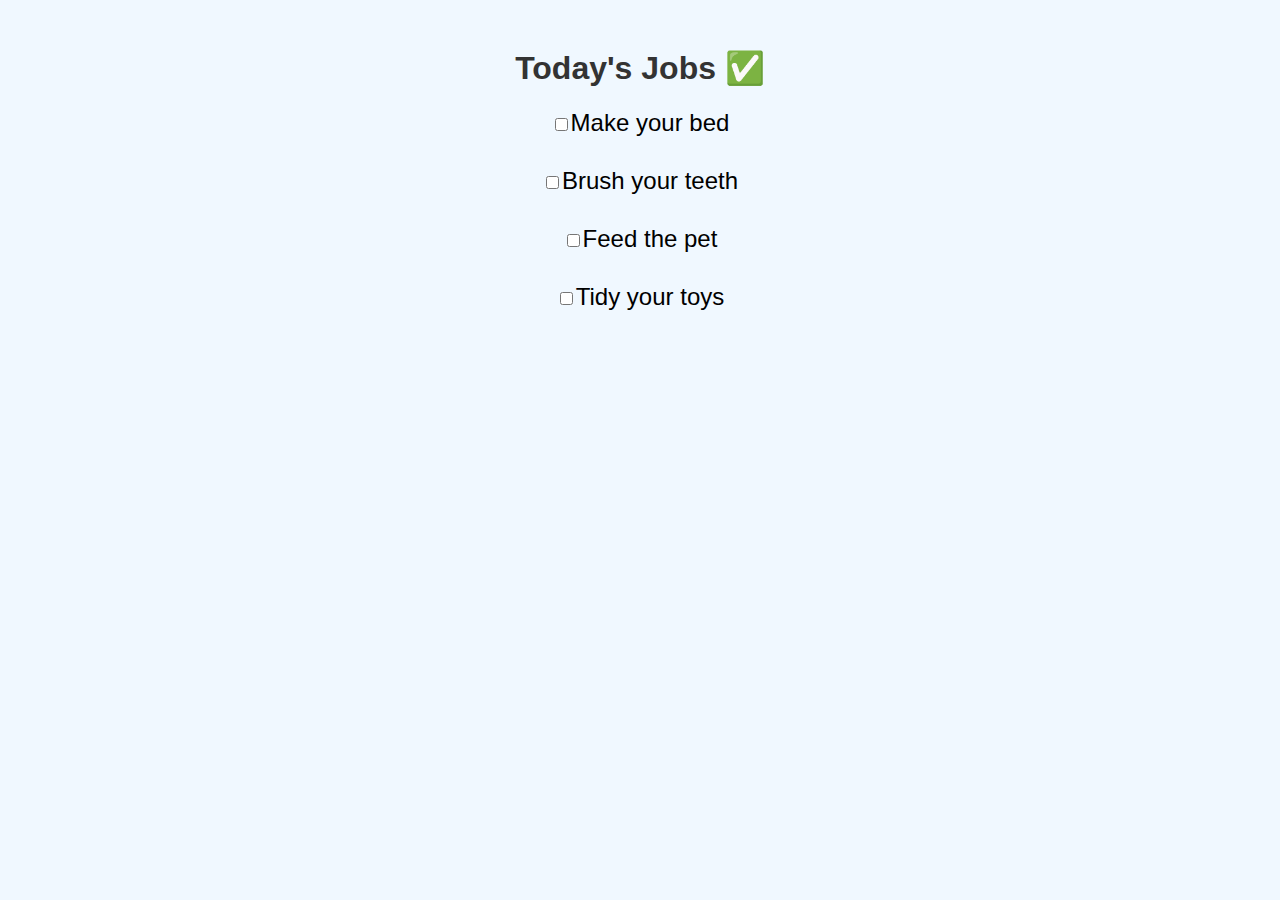
<file: index.htm>
<!DOCTYPE html>
<html lang="en">
<head>
  <meta charset="UTF-8">
  <title>Kid Task Tracker</title>
  <link rel="stylesheet" href="style.css">
</head>
<body>
  <h1>Today's Jobs ✅</h1>
  <ul id="taskList">
    <li><input type="checkbox" id="task1"><label for="task1">Make your bed</label></li>
    <li><input type="checkbox" id="task2"><label for="task2">Brush your teeth</label></li>
    <li><input type="checkbox" id="task3"><label for="task3">Feed the pet</label></li>
    <li><input type="checkbox" id="task4"><label for="task4">Tidy your toys</label></li>
  </ul>
  <script src="script.js"></script>
</body>
</html>
</file>
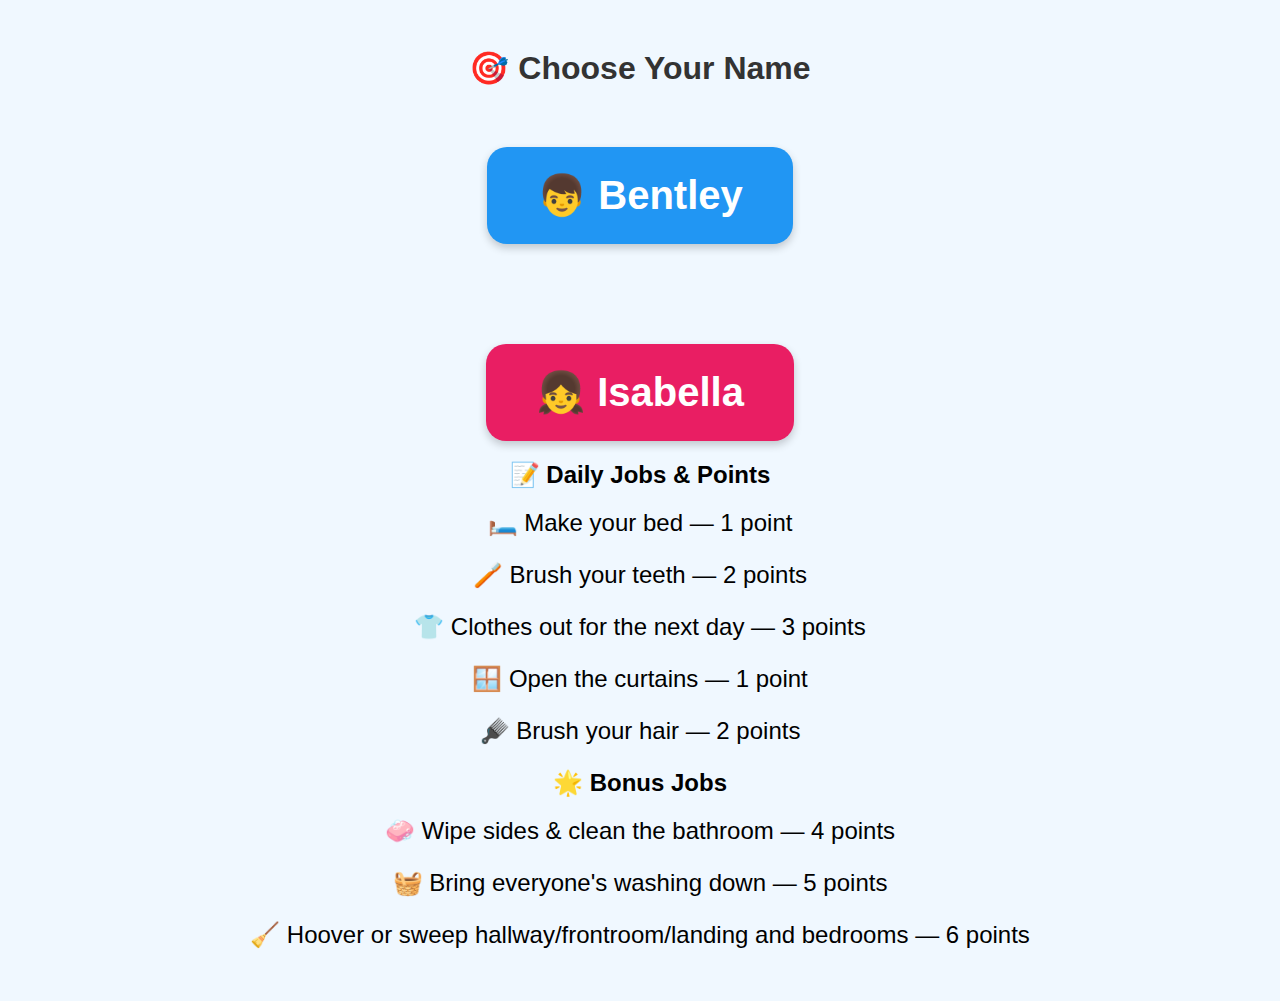
<file: index.html>
<!DOCTYPE html>
<html lang="en">
<head>
  <meta charset="UTF-8">
  <title>Kid Task Tracker</title>
  <link rel="stylesheet" href="style.css">
</head>
<body>
 <body>
    <h1>🎯 Choose Your Name</h1>

  <div class="buttons">
    <a href="bentley.html" class="btn bentley">👦 Bentley</a>
    <a href="isabella.html" class="btn isabella">👧 Isabella</a>
  </div>

  <h2>📝 Daily Jobs & Points</h2>
<ul class="job-list">
  <li>🛏️ Make your bed — 1 point</li>
  <li>🪥 Brush your teeth — 2 points</li>
  <li>👕 Clothes out for the next day — 3 points</li>
  <li>🪟 Open the curtains — 1 point</li>
  <li>🪮 Brush your hair — 2 points</li>
</ul>

<h2>🌟 Bonus Jobs</h2>
<ul class="job-list">
  <li>🧼 Wipe sides & clean the bathroom — 4 points</li>
  <li>🧺 Bring everyone's washing down — 5 points</li>
  <li>🧹 Hoover or sweep hallway/frontroom/landing and bedrooms — 6 points</li>
</ul>


</body>

  <script src="script.js"></script>
</body>
</html>
</file>
<file: style.css>
body {
  font-family: sans-serif;
  text-align: center;
  padding: 20px;
  background: #f0f8ff;
}

h1 {
  color: #333;
}

ul {
  list-style: none;
  padding: 0;
}

li {
margin-bottom: 1em;
  font-size: 1.5em;
}
#taskList li {
  margin-bottom: 30px;
}
.btn {
  padding: 20px 40px;
  background-color: #4CAF50;
  color: white;
  text-decoration: none;
  font-size: 2em; /* Make it bigger */
  font-weight: bold; /* Optional: make it bolder */
  border-radius: 15px;
  box-shadow: 0 4px 6px rgba(0,0,0,0.2);
  transition: transform 0.2s, background-color 0.3s;
}
.buttons {
  display: flex;
  flex-direction: column;
  align-items: center;
  gap: 100px; /* Adjust this to control vertical spacing */
  margin-top: 60px;
}

.btn {
  padding: 25px 50px;
  font-size: 2.5em;
  font-weight: bold;
  border-radius: 20px;
  background-color:#2196F3;
  color: white;
  text-decoration: none;
  box-shadow: 0 4px 8px rgba(0,0,0,0.2);
  transition: transform 0.2s, background-color 0.3s;
  }
.bentley {
  background-color: #2196F3;
}

.isabella {
  background-color: #E91E63;
}

.btn:hover {
  background-color: #000000;
  transform: scale(1.05);
}
.bentley-theme {
  background-color: #e0f7fa;
  color: #004d40;
}

.isabella-theme {
  background-color: #fff0f5;
  color: #880e4f;
}

.back-btn {
  display: block;
  margin: 40px auto;
  text-align: center;
  font-size: 1.2em;
  color: #333;
  text-decoration: none;
}
.bentley-theme {
  background-color: #35b3c4; /* Light blue */
  color: #004d40; /* Optional: dark teal text */
}
.isabella-theme {
  background-color: #ca18ad; /* Light blue */
  color: #004d40; /* Optional: dark teal text */
}
.task-container {
  display: flex;
  flex-direction: column;
  align-items: center;
  margin-top: 40px;
}

.task-box {
  width: 80%;
  max-width: 500px;
  border: 2px solid #ccc;
  border-radius: 10px;
  padding: 15px 20px;
  margin-bottom: 20px;
  background-color: #fff;
  transition: background-color 0.3s;
  display: flex;
  align-items: center;
  gap: 10px;
  font-size: 1.2em;
}

.task-box.checked {
  background-color: #c8e6c9;
  border-color: #4CAF50;
}
</file>
